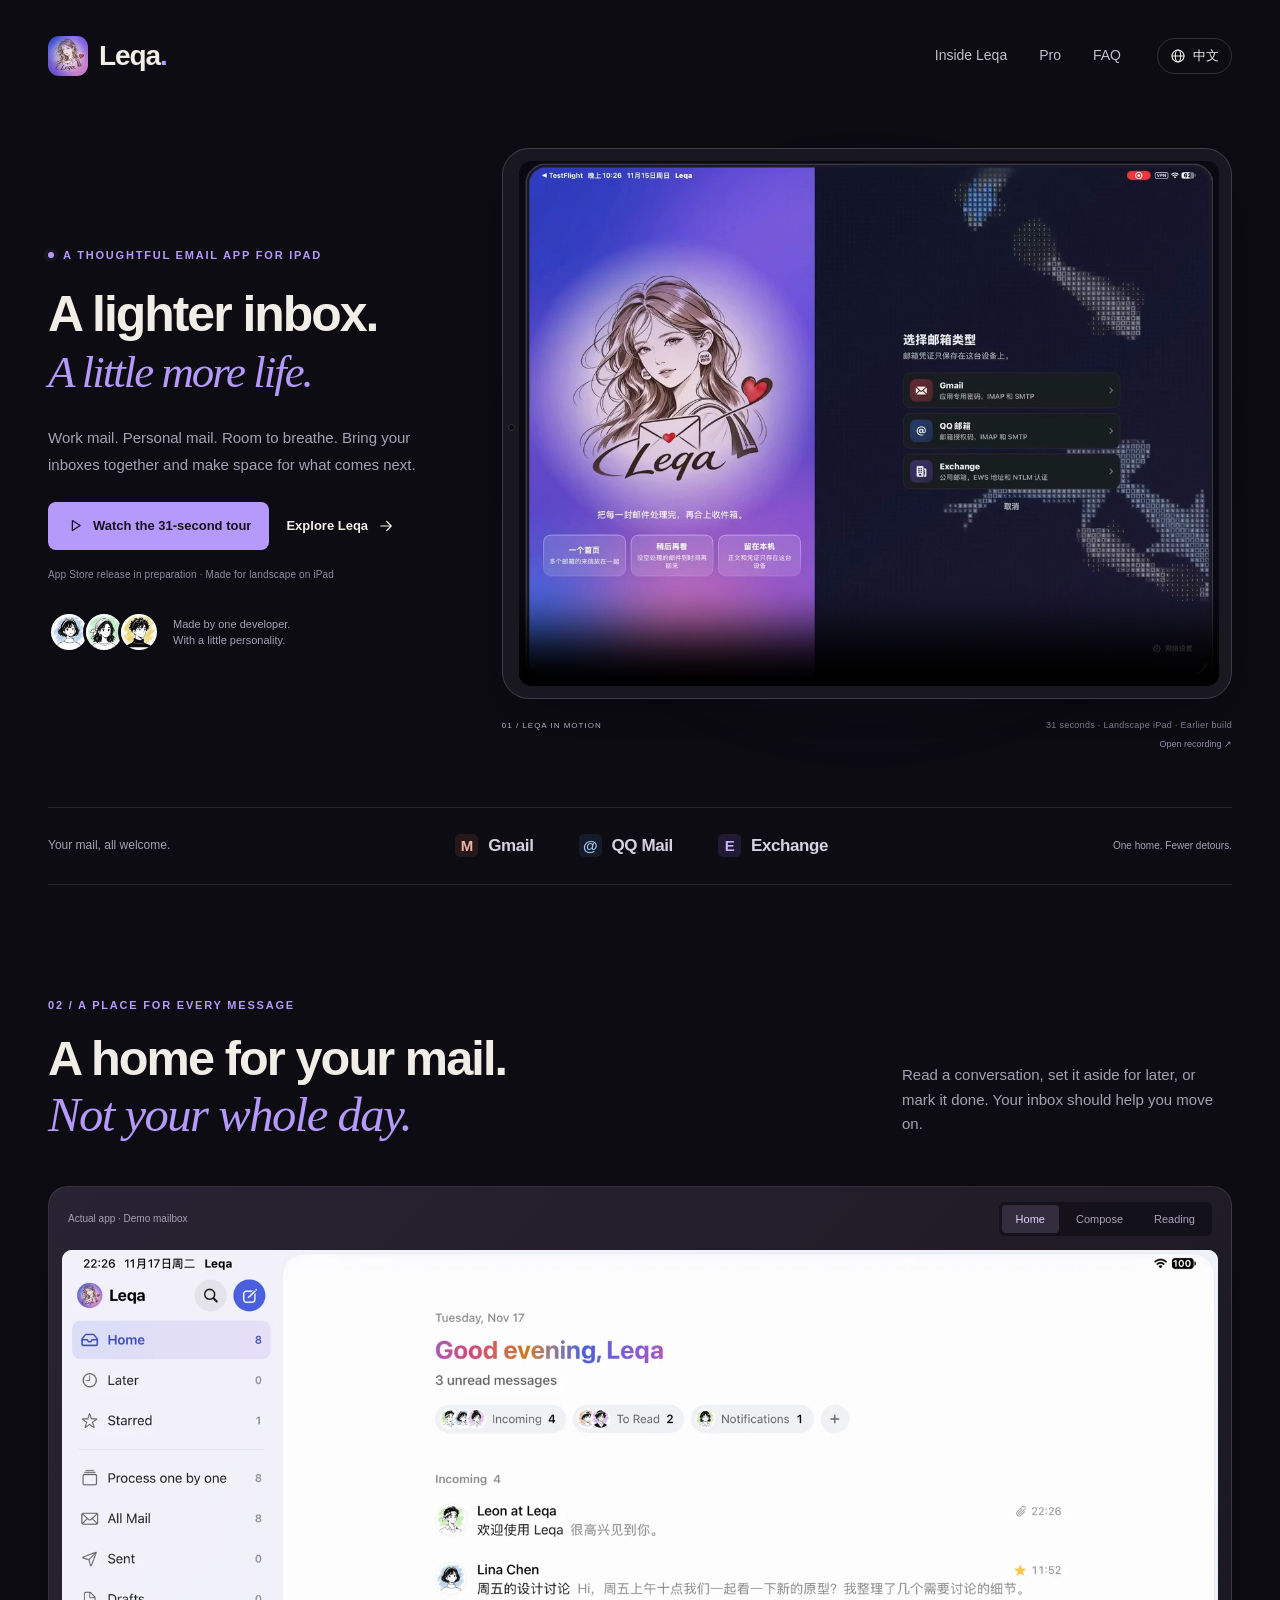
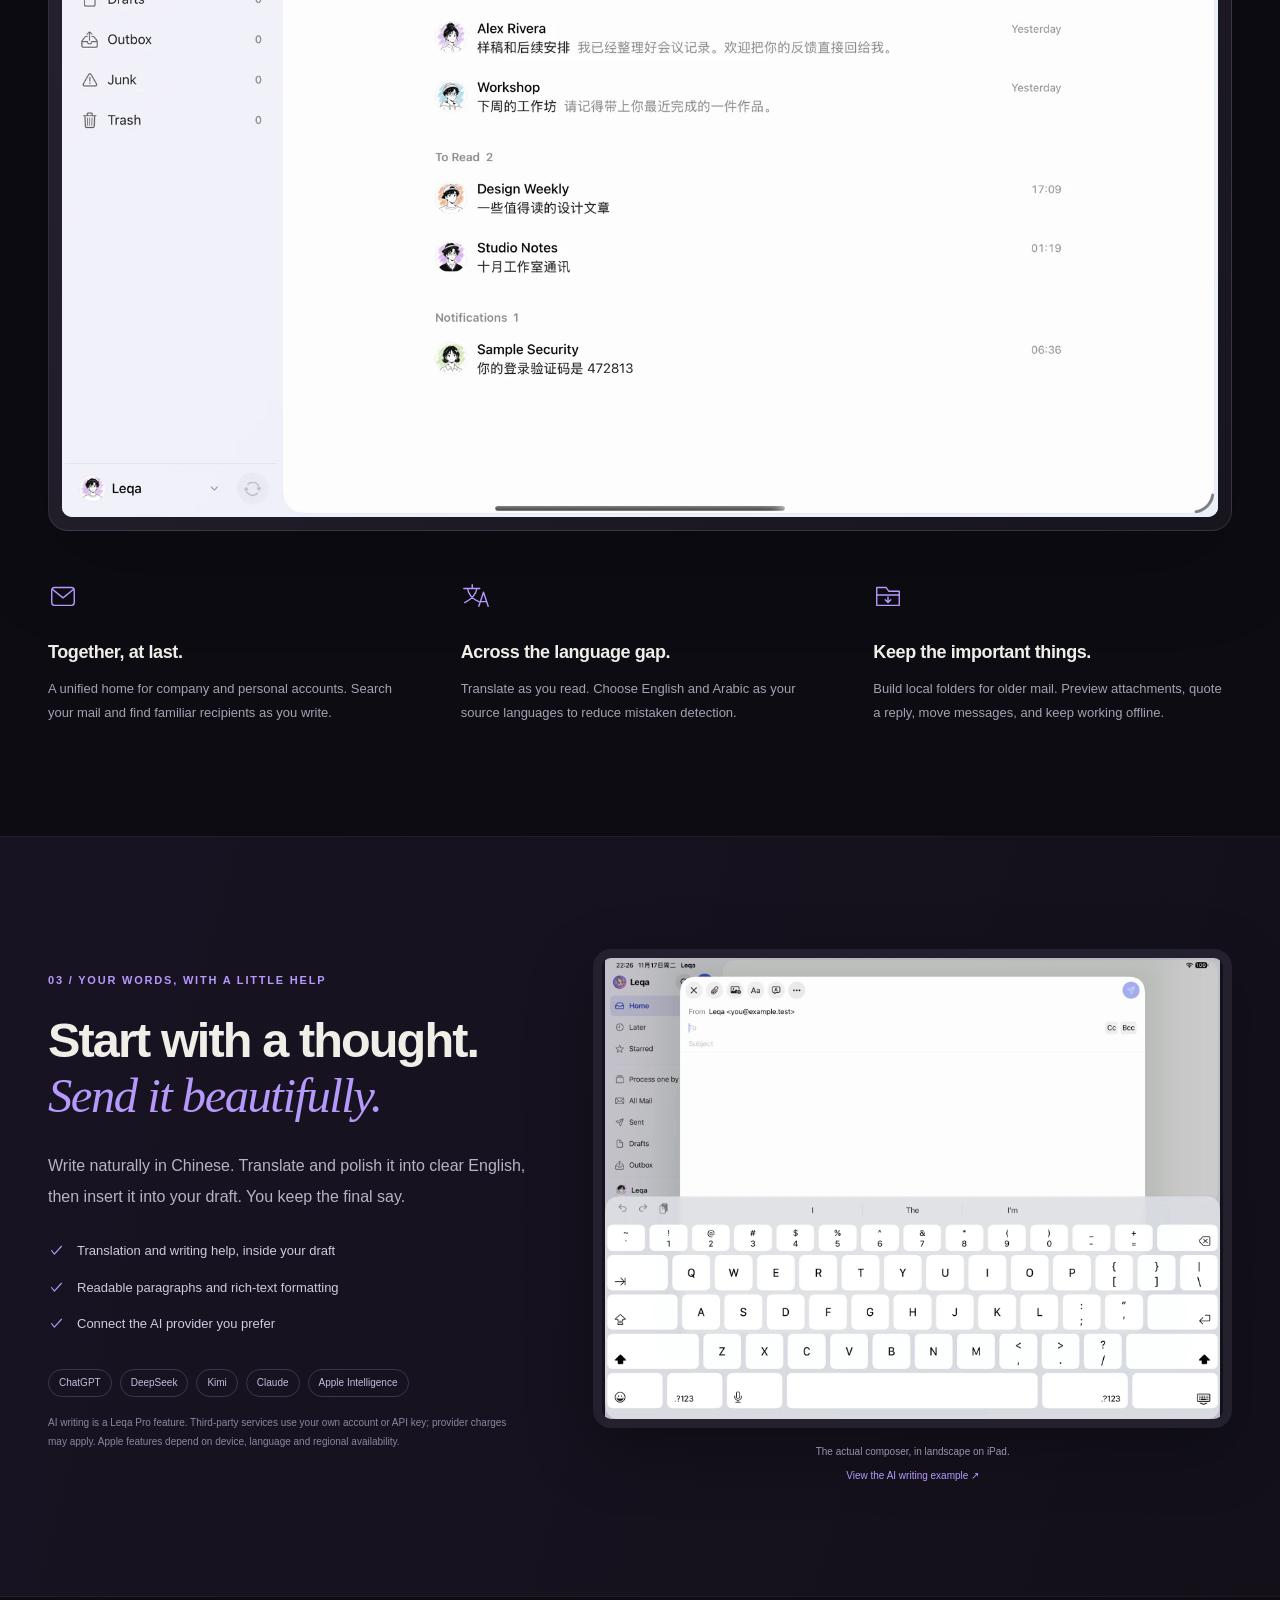
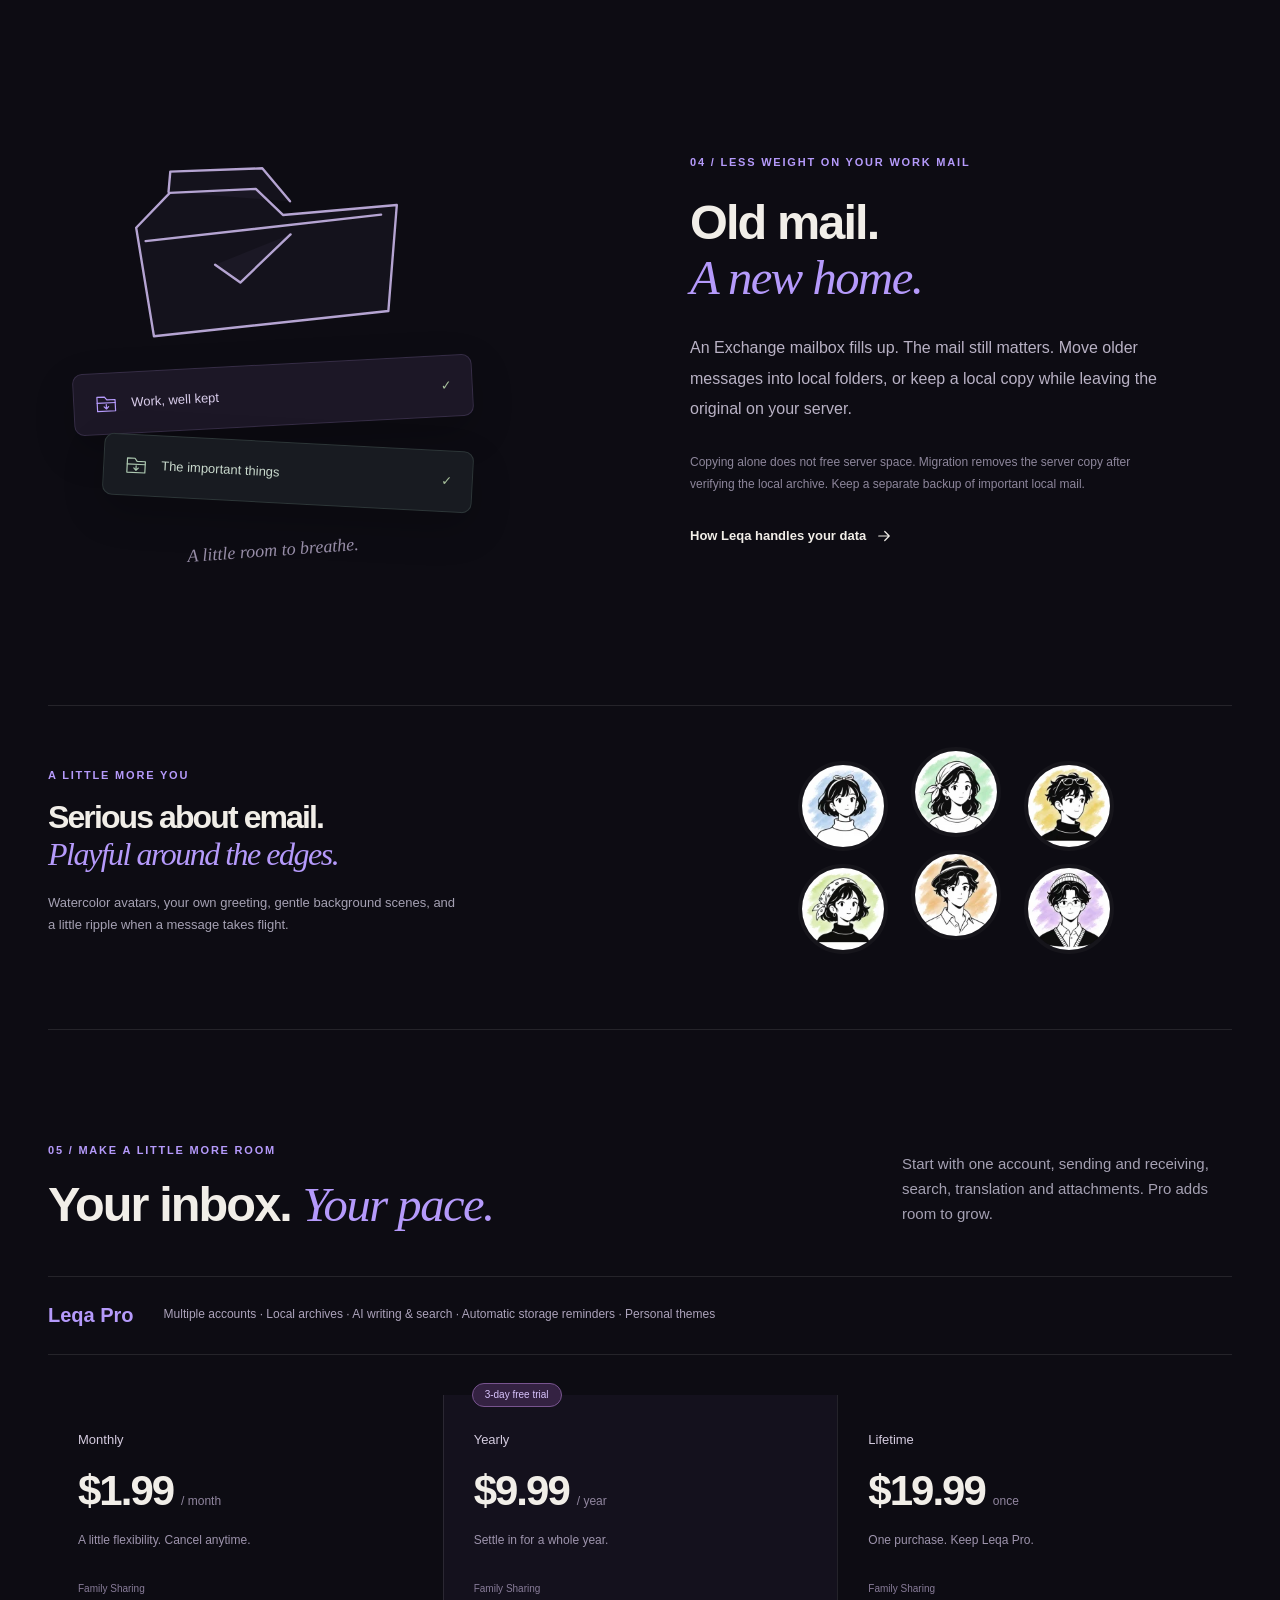
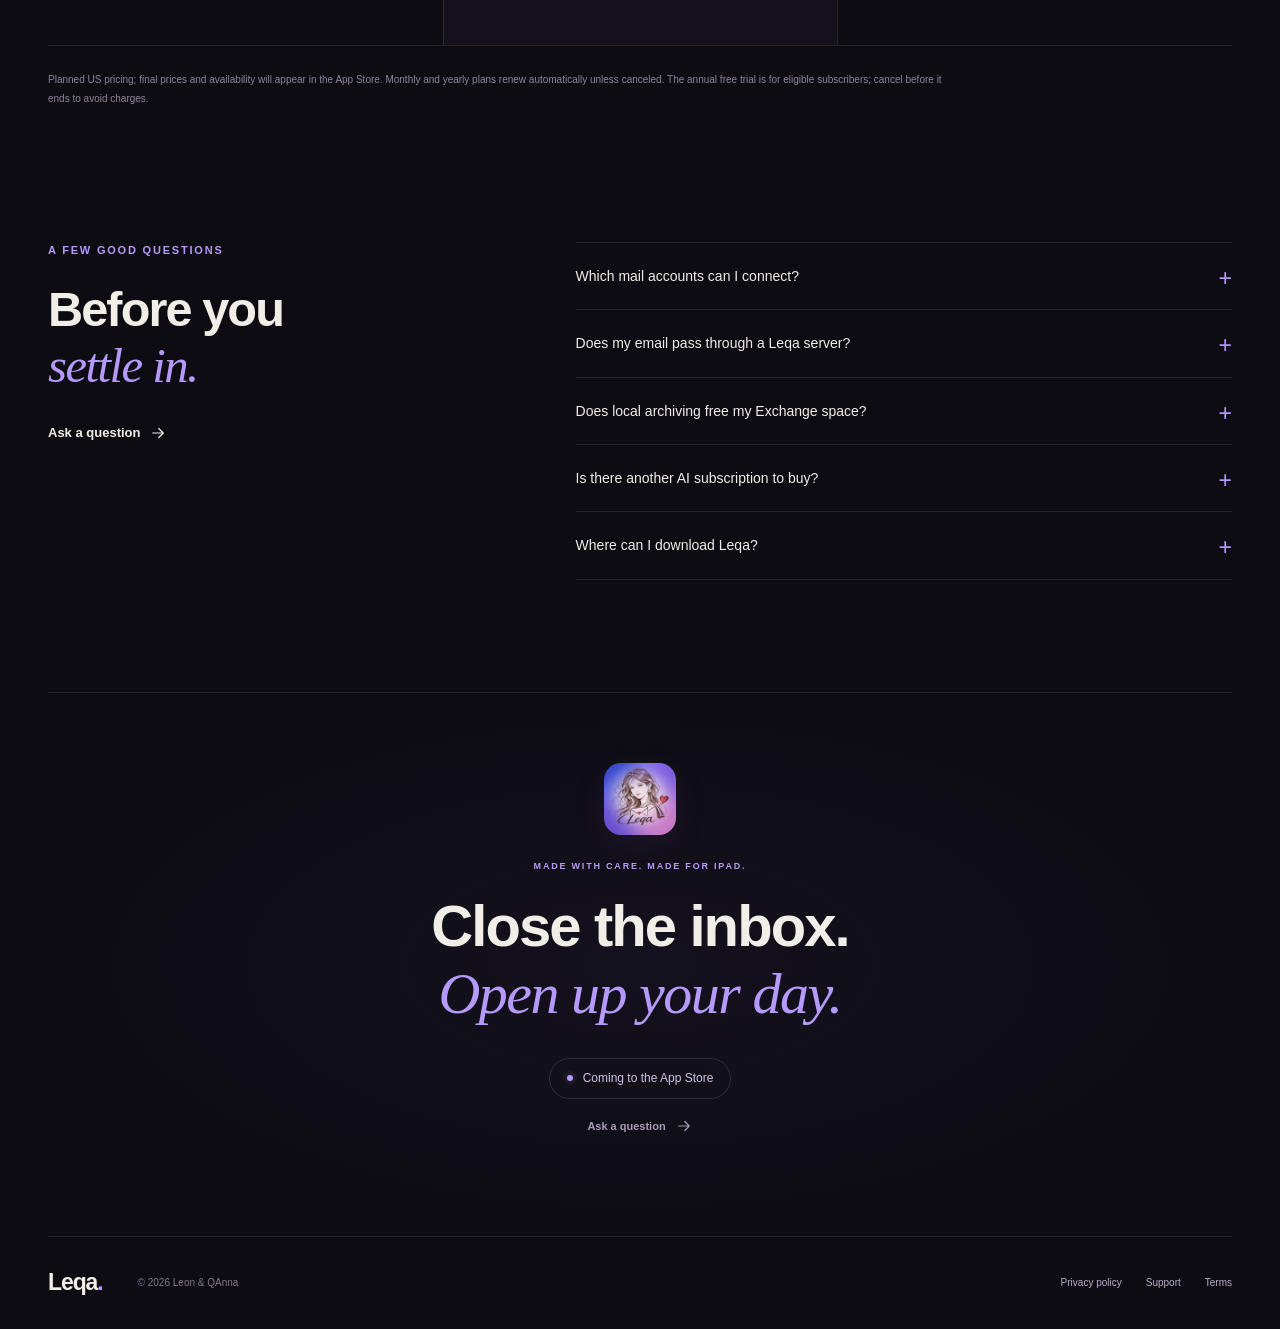
<file: index.html>
<!doctype html>
<html lang="en">
<head>
  <meta charset="utf-8">
  <meta name="viewport" content="width=device-width,initial-scale=1">
  <meta name="theme-color" content="#0d0c13">
  <meta name="description" content="Leqa is a thoughtful email app for iPad. Bring Exchange, Gmail and QQ Mail together, translate messages, write with AI, and keep a local archive.">
  <title>Leqa — A little less inbox. A little more life.</title>
  <link rel="canonical" href="https://greatgithubfish.github.io/Leqa-Support/">
  <link rel="icon" type="image/webp" href="assets/leqa-icon.webp">
  <meta property="og:type" content="website">
  <meta property="og:title" content="Leqa — A lighter inbox for iPad">
  <meta property="og:description" content="Exchange, Gmail and QQ Mail. Translation, AI writing and local archives. An inbox with a human touch.">
  <meta property="og:url" content="https://greatgithubfish.github.io/Leqa-Support/">
  <meta property="og:image" content="https://greatgithubfish.github.io/Leqa-Support/assets/social-cover.png">
  <meta name="twitter:card" content="summary_large_image">
  <link rel="stylesheet" href="styles.css?v=landscape-2">
  <script src="site.js?v=landscape-2" defer></script>
</head>
<body>
  <a class="skip-link" href="#main" data-i18n="skip">Skip to content</a>
  <svg class="icon-definitions" aria-hidden="true" xmlns="http://www.w3.org/2000/svg"><defs>
    <symbol id="arrow" viewBox="0 0 24 24"><path d="M5 12h14M13 6l6 6-6 6"/></symbol>
    <symbol id="play" viewBox="0 0 24 24"><path d="m9 5 11 7-11 7Z"/></symbol>
    <symbol id="mail" viewBox="0 0 32 32"><rect x="4" y="7" width="24" height="19" rx="3"/><path d="m5 9 11 9L27 9"/></symbol>
    <symbol id="folder" viewBox="0 0 32 32"><path d="M4 10V7h10l3 4h11v15H4Z"/><path d="M4 15h24M16 17v6m-3-3 3 3 3-3"/></symbol>
    <symbol id="translate" viewBox="0 0 32 32"><path d="M3 8h17M12 4v4M7 8c1 7 5 11 12 14M17 8c-1 6-5 11-13 15M19 27l5-15 5 15m-8-5h6"/></symbol>
    <symbol id="spark" viewBox="0 0 32 32"><path d="m16 3 4 9 9 4-9 4-4 9-4-9-9-4 9-4Z"/></symbol>
    <symbol id="check" viewBox="0 0 24 24"><path d="m5 12 4 5L19 6"/></symbol>
    <symbol id="shield" viewBox="0 0 32 32"><path d="m16 3 11 4v9c0 6-6 11-11 13C11 27 5 22 5 16V7Z"/><path d="m10 16 4 4 8-9"/></symbol>
    <symbol id="globe" viewBox="0 0 24 24"><circle cx="12" cy="12" r="9"/><ellipse cx="12" cy="12" rx="4" ry="9"/><path d="M3 12h18"/></symbol>
  </defs></svg>
  <header class="site-header wrap">
    <a class="brand" href="#" aria-label="Leqa home" data-i18n-aria="homeLabel"><img src="assets/leqa-icon.webp" width="40" height="40" alt=""><span>Leqa<span class="brand-dot">.</span></span></a>
    <nav aria-label="Main navigation" data-i18n-aria="navigation">
      <a href="#inside" data-i18n="navInside">Inside Leqa</a>
      <a href="#pro" data-i18n="navPro">Pro</a>
      <a href="#questions" data-i18n="navFAQ">FAQ</a>
    </nav>
    <button class="language-button" type="button" id="language" aria-label="切换为简体中文"><svg><use href="#globe"/></svg><span>中文</span></button>
  </header>
  <main id="main">
    <section class="hero wrap" aria-labelledby="hero-title">
      <div class="hero-copy">
        <p class="eyebrow"><span class="status-dot"></span><span data-i18n="heroEyebrow">A thoughtful email app for iPad</span></p>
        <h1 id="hero-title" data-i18n="heroTitle">A lighter inbox.<br><em>A little more life.</em></h1>
        <p class="hero-description" data-i18n="heroDescription">Work mail. Personal mail. Room to breathe. Bring your inboxes together and make space for what comes next.</p>
        <div class="hero-actions"><button class="button button-primary" type="button" id="watch-tour"><svg><use href="#play"/></svg><span data-i18n="watch">Watch the 31-second tour</span></button><a class="text-link" href="#inside"><span data-i18n="explore">Explore Leqa</span><svg><use href="#arrow"/></svg></a></div>
        <p class="release-note" data-i18n="releaseNote">App Store release in preparation · Made for landscape on iPad</p>
        <div class="hero-signoff"><div class="face-stack" aria-hidden="true"><img src="assets/face-2.webp" width="42" height="42" alt=""><img src="assets/face-5.webp" width="42" height="42" alt=""><img src="assets/face-8.webp" width="42" height="42" alt=""></div><span data-i18n="indie">Made by one developer.<br>With a little personality.</span></div>
      </div>
      <figure class="hero-film">
        <div class="film-halo" aria-hidden="true"></div>
        <div class="film-shell"><video id="tour" width="1080" height="810" controls playsinline preload="none" poster="assets/tour-landscape-poster.webp" aria-label="Leqa product tour" data-i18n-aria="videoLabel"><source src="assets/leqa-tour-landscape.mp4" type="video/mp4"><p data-i18n="videoFallback">Your browser cannot play this video.</p></video></div>
        <figcaption><span class="film-number">01 / LEQA IN MOTION</span><span data-i18n="videoCaption">31 seconds · Landscape iPad · Earlier build</span></figcaption>
        <p id="video-error" class="video-error" role="status" hidden data-i18n="videoError">The video could not play. You can open the recording directly.</p>
        <a class="video-file" href="assets/leqa-tour-landscape.mp4" data-i18n="openVideo">Open recording ↗</a>
      </figure>
    </section>
    <div class="provider-band wrap"><span data-i18n="providerIntro">Your mail, all welcome.</span><div><span class="provider"><i class="provider-mark gmail">M</i>Gmail</span><span class="provider"><i class="provider-mark qq">@</i><span data-i18n="qq">QQ Mail</span></span><span class="provider"><i class="provider-mark exchange">E</i>Exchange</span></div><span class="band-note" data-i18n="providerNote">One home. Fewer detours.</span></div>

    <section class="inside-section wrap section" id="inside" aria-labelledby="inside-title">
      <div class="section-heading"><div><p class="eyebrow" data-i18n="insideEyebrow">02 / A PLACE FOR EVERY MESSAGE</p><h2 id="inside-title" data-i18n="insideTitle">A home for your mail.<br><em>Not your whole day.</em></h2></div><p data-i18n="insideDescription">Read a conversation, set it aside for later, or mark it done. Your inbox should help you move on.</p></div>
      <div class="app-preview">
        <div class="preview-toolbar"><span class="preview-note" data-i18n="screenshots">Actual app · Demo mailbox</span><div class="preview-tabs" role="tablist" aria-label="App screenshots" data-i18n-aria="screenshots"><button id="tab-home" role="tab" aria-selected="true" aria-controls="preview-panel" tabindex="0" data-scene="home" data-i18n="tabHome">Home</button><button id="tab-compose" role="tab" aria-selected="false" aria-controls="preview-panel" tabindex="-1" data-scene="compose" data-i18n="tabCompose">Compose</button><button id="tab-settings" role="tab" aria-selected="false" aria-controls="preview-panel" tabindex="-1" data-scene="settings" data-i18n="tabSettings">Reading</button></div></div>
        <div id="preview-panel" role="tabpanel" aria-labelledby="tab-home" tabindex="0"><img id="app-screen" src="assets/app-home-en-landscape.webp" width="1800" height="1350" loading="lazy" decoding="async" alt="Leqa home showing a unified inbox with demo messages"></div>
      </div>
      <div class="feature-notes"><article><svg class="feature-icon"><use href="#mail"/></svg><h3 data-i18n="unifiedTitle">Together, at last.</h3><p data-i18n="unifiedBody">A unified home for company and personal accounts. Search your mail and find familiar recipients as you write.</p></article><article><svg class="feature-icon"><use href="#translate"/></svg><h3 data-i18n="translateTitle">Across the language gap.</h3><p data-i18n="translateBody">Translate as you read. Choose English and Arabic as your source languages to reduce mistaken detection.</p></article><article><svg class="feature-icon"><use href="#folder"/></svg><h3 data-i18n="archiveTitle">Keep the important things.</h3><p data-i18n="archiveBody">Build local folders for older mail. Preview attachments, quote a reply, move messages, and keep working offline.</p></article></div>
    </section>

    <section class="ai-section section" aria-labelledby="ai-title"><div class="wrap ai-layout">
      <div class="ai-copy"><p class="eyebrow" data-i18n="aiEyebrow">03 / YOUR WORDS, WITH A LITTLE HELP</p><h2 id="ai-title" data-i18n="aiTitle">Start with a thought.<br><em>Send it beautifully.</em></h2><p class="section-description" data-i18n="aiDescription">Write naturally in Chinese. Translate and polish it into clear English, then insert it into your draft. You keep the final say.</p><ul class="plain-list"><li><svg><use href="#check"/></svg><span data-i18n="aiBullet1">Translation and writing help, inside your draft</span></li><li><svg><use href="#check"/></svg><span data-i18n="aiBullet2">Readable paragraphs and rich-text formatting</span></li><li><svg><use href="#check"/></svg><span data-i18n="aiBullet3">Connect the AI provider you prefer</span></li></ul><div class="ai-providers"><span>ChatGPT</span><span>DeepSeek</span><span>Kimi</span><span>Claude</span><span data-i18n="appleAI">Apple Intelligence</span></div><p class="fine-print" data-i18n="aiNote">AI writing is a Leqa Pro feature. Third-party services use your own account or API key; provider charges may apply. Apple features depend on device, language and regional availability.</p></div>
      <figure class="ai-poster"><img id="ai-screen" src="assets/app-compose-en-landscape.webp" width="1800" height="1350" loading="lazy" decoding="async" alt="Leqa’s email composer shown upright on a landscape iPad" data-i18n-alt="aiAlt"><figcaption><span data-i18n="aiCaption">The actual composer, in landscape on iPad.</span> <a href="assets/ai-cover.webp" target="_blank" rel="noopener noreferrer" data-i18n="aiArtwork">View the AI writing example ↗</a></figcaption></figure>
    </div></section>

    <section class="archive-section wrap section" aria-labelledby="archive-title"><div class="archive-art" aria-hidden="true"><div class="archive-doodle"><svg viewBox="0 0 280 185"><path d="M26 67 57 40l73 3 21 24h97l-15 89-200 4Z"/><path d="m33 79 201-5M56 39l3-17 78 4 21 30M90 104l20 17 46-37"/></svg></div><div class="folder-label"><svg><use href="#folder"/></svg><span data-i18n="folderWork">Work, well kept</span><span class="folder-check">✓</span></div><div class="folder-label second"><svg><use href="#folder"/></svg><span data-i18n="folderImportant">The important things</span><span class="folder-check">✓</span></div><span class="archive-scribble" data-i18n="archiveScribble">A little room to breathe.</span></div><div><p class="eyebrow" data-i18n="archiveEyebrow">04 / LESS WEIGHT ON YOUR WORK MAIL</p><h2 id="archive-title" data-i18n="localTitle">Old mail.<br><em>A new home.</em></h2><p class="section-description" data-i18n="localDescription">An Exchange mailbox fills up. The mail still matters. Move older messages into local folders, or keep a local copy while leaving the original on your server.</p><p class="muted-text" data-i18n="localNote">Copying alone does not free server space. Migration removes the server copy after verifying the local archive. Keep a separate backup of important local mail.</p><a href="privacy.html" class="text-link"><span data-i18n="dataLink">How Leqa handles your data</span><svg><use href="#arrow"/></svg></a></div></section>

    <section class="personality-section wrap"><div class="personality-copy"><p class="eyebrow" data-i18n="personalityEyebrow">A LITTLE MORE YOU</p><h2 data-i18n="personalityTitle">Serious about email.<br><em>Playful around the edges.</em></h2><p data-i18n="personalityBody">Watercolor avatars, your own greeting, gentle background scenes, and a little ripple when a message takes flight.</p></div><div class="avatar-constellation" aria-hidden="true"><img src="assets/face-2.webp" alt="" width="120" height="120" loading="lazy"><img src="assets/face-5.webp" alt="" width="120" height="120" loading="lazy"><img src="assets/face-8.webp" alt="" width="120" height="120" loading="lazy"><img src="assets/face-12.webp" alt="" width="120" height="120" loading="lazy"><img src="assets/face-17.webp" alt="" width="120" height="120" loading="lazy"><img src="assets/face-23.webp" alt="" width="120" height="120" loading="lazy"></div></section>

    <section class="pricing-section wrap section" id="pro" aria-labelledby="pro-title"><div class="section-heading"><div><p class="eyebrow" data-i18n="proEyebrow">05 / MAKE A LITTLE MORE ROOM</p><h2 id="pro-title" data-i18n="proTitle">Your inbox. <em>Your pace.</em></h2></div><p data-i18n="freeDescription">Start with one account, sending and receiving, search, translation and attachments. Pro adds room to grow.</p></div><div class="pro-includes"><span>Leqa Pro</span><p data-i18n="proIncludes">Multiple accounts · Local archives · AI writing & search · Automatic storage reminders · Personal themes</p></div><div class="pricing-grid"><article class="price-plan"><p class="plan-label" data-i18n="monthly">Monthly</p><p class="price">$1.99<span data-i18n="perMonth">/ month</span></p><p data-i18n="monthlyNote">A little flexibility. Cancel anytime.</p><span class="plan-detail" data-i18n="family">Family Sharing</span></article><article class="price-plan recommended"><div class="plan-tag" data-i18n="trial">3-day free trial</div><p class="plan-label" data-i18n="yearly">Yearly</p><p class="price">$9.99<span data-i18n="perYear">/ year</span></p><p data-i18n="yearlyNote">Settle in for a whole year.</p><span class="plan-detail" data-i18n="family">Family Sharing</span></article><article class="price-plan"><p class="plan-label" data-i18n="lifetime">Lifetime</p><p class="price">$19.99<span data-i18n="once">once</span></p><p data-i18n="lifetimeNote">One purchase. Keep Leqa Pro.</p><span class="plan-detail" data-i18n="family">Family Sharing</span></article></div><p class="pricing-fine-print" data-i18n="pricingNote">Planned US pricing; final prices and availability will appear in the App Store. Monthly and yearly plans renew automatically unless canceled. The annual free trial is for eligible subscribers; cancel before it ends to avoid charges.</p></section>

    <section class="faq-section wrap section" id="questions" aria-labelledby="faq-title"><div><p class="eyebrow" data-i18n="faqEyebrow">A FEW GOOD QUESTIONS</p><h2 id="faq-title" data-i18n="faqTitle">Before you<br><em>settle in.</em></h2><a class="text-link" href="https://github.com/greatgithubfish/Leqa-Support/issues" target="_blank" rel="noopener noreferrer"><span data-i18n="supportLink">Ask a question</span><svg><use href="#arrow"/></svg></a></div><div class="faq-list"><details><summary data-i18n="q1">Which mail accounts can I connect?</summary><p data-i18n="a1">Leqa supports Gmail, QQ Mail, and self-hosted Exchange through EWS and NTLM. Server policies can affect access. Gmail and QQ password connections require an app-specific password or authorization code rather than your regular account password.</p></details><details><summary data-i18n="q2">Does my email pass through a Leqa server?</summary><p data-i18n="a2">Leqa connects directly to your mail provider. Optional third-party AI, sender images, remote mail images, iCloud organization sync and a configured push relay have their own data flows. The privacy policy explains each of these choices.</p></details><details><summary data-i18n="q3">Does local archiving free my Exchange space?</summary><p data-i18n="a3">A local copy keeps the server original and does not reduce your quota. Migration verifies the saved local mail before removing the server copy. Your archive lives on that device, so keep separate backups of anything important.</p></details><details><summary data-i18n="q4">Is there another AI subscription to buy?</summary><p data-i18n="a4">AI writing is included with Leqa Pro, but a third-party AI provider may charge separately. Connect your own supported account or API key. On-device Apple features require compatible hardware and supported languages and regions.</p></details><details><summary data-i18n="q5">Where can I download Leqa?</summary><p data-i18n="a5">We’re preparing the App Store release. This page will link to the listing when it is available. Leqa is currently built for iPad in landscape, with English and Simplified Chinese interfaces.</p></details></div></section>

    <section class="closing-section wrap" id="availability"><img src="assets/leqa-icon.webp" alt="" width="72" height="72" loading="lazy"><p class="eyebrow" data-i18n="closingEyebrow">MADE WITH CARE. MADE FOR IPAD.</p><h2 data-i18n="closingTitle">Close the inbox.<br><em>Open up your day.</em></h2><span class="availability"><span class="status-dot"></span><span data-i18n="availability">Coming to the App Store</span></span><a class="text-link" href="https://github.com/greatgithubfish/Leqa-Support/issues" target="_blank" rel="noopener noreferrer"><span data-i18n="supportLink">Ask a question</span><svg><use href="#arrow"/></svg></a></section>
  </main>
  <footer class="site-footer wrap"><a class="brand" href="#"><span>Leqa<span class="brand-dot">.</span></span></a><p>© 2026 Leon & QAnna</p><div><a href="privacy.html" data-i18n="privacy">Privacy policy</a><a href="https://github.com/greatgithubfish/Leqa-Support/issues" target="_blank" rel="noopener noreferrer" data-i18n="support">Support</a><a href="https://www.apple.com/legal/internet-services/itunes/dev/stdeula/" target="_blank" rel="noopener noreferrer" data-i18n="terms">Terms</a></div></footer>
</body>
</html>
</file>
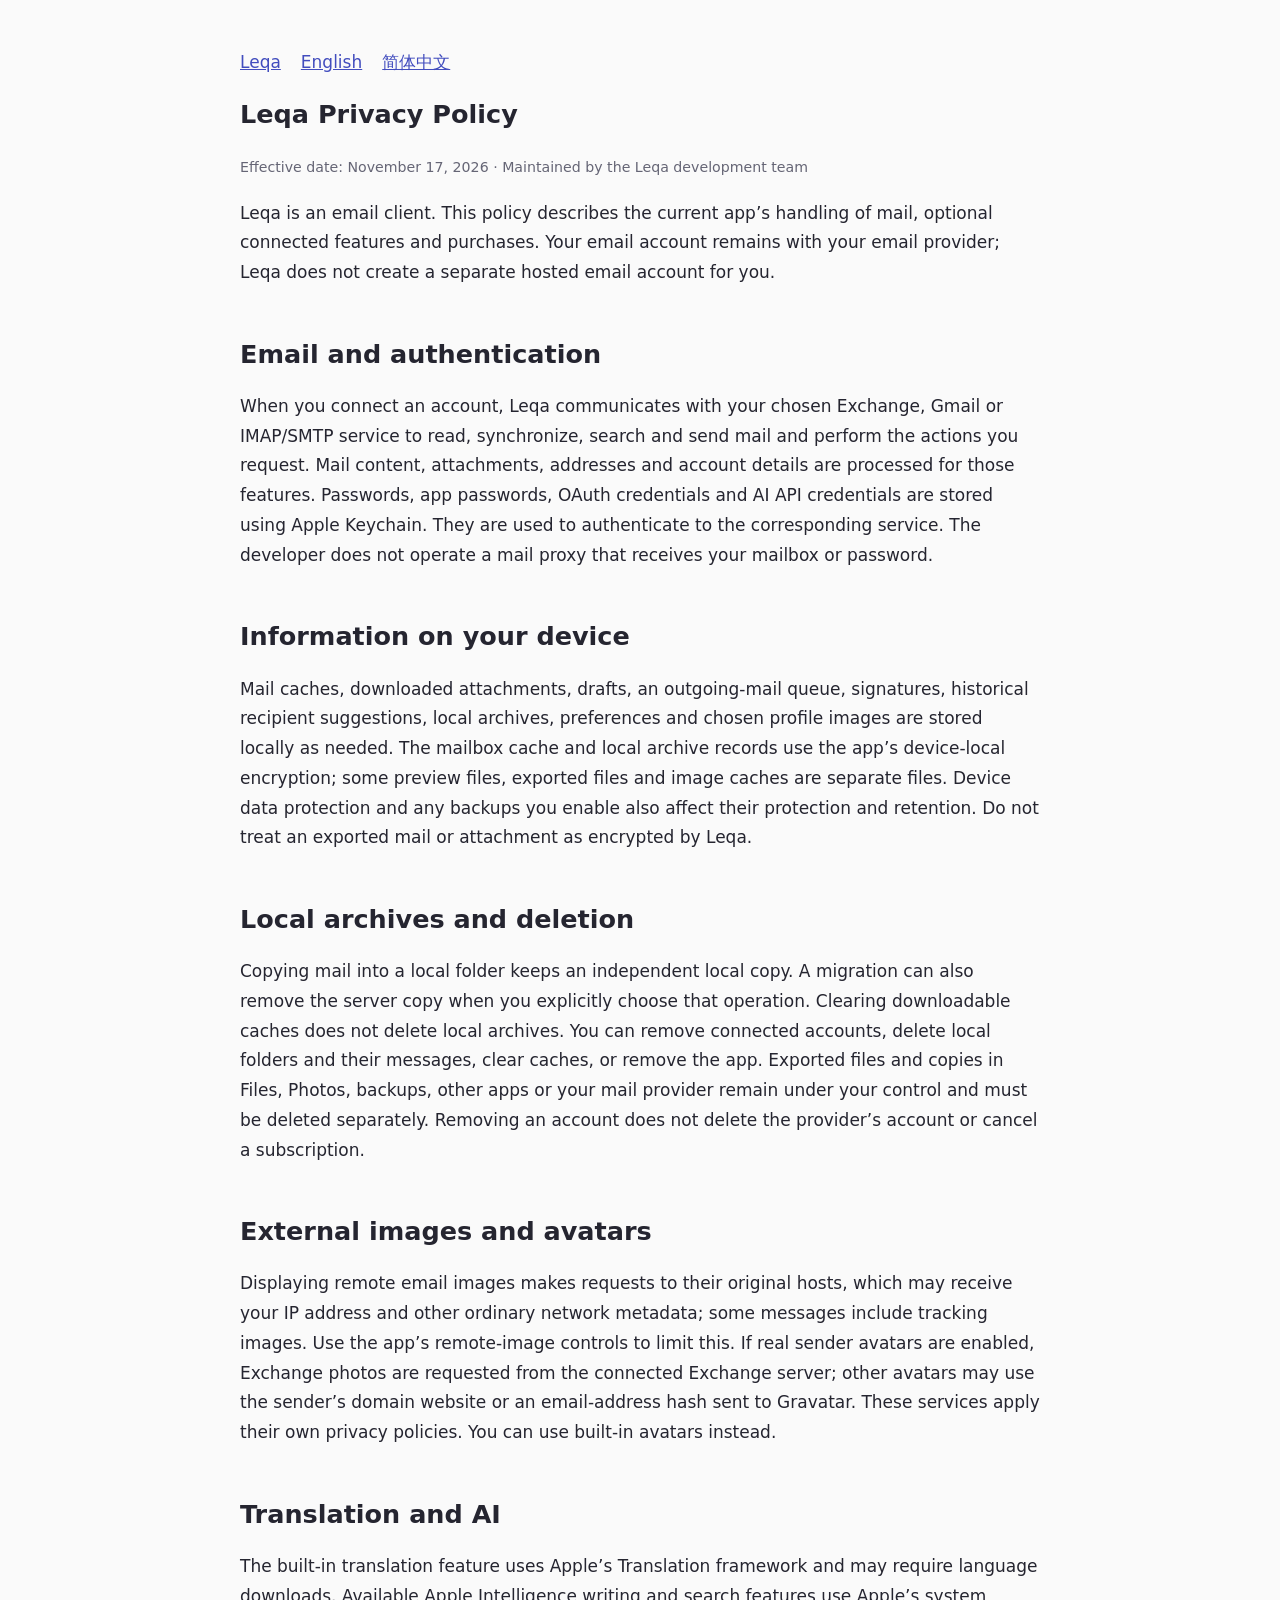
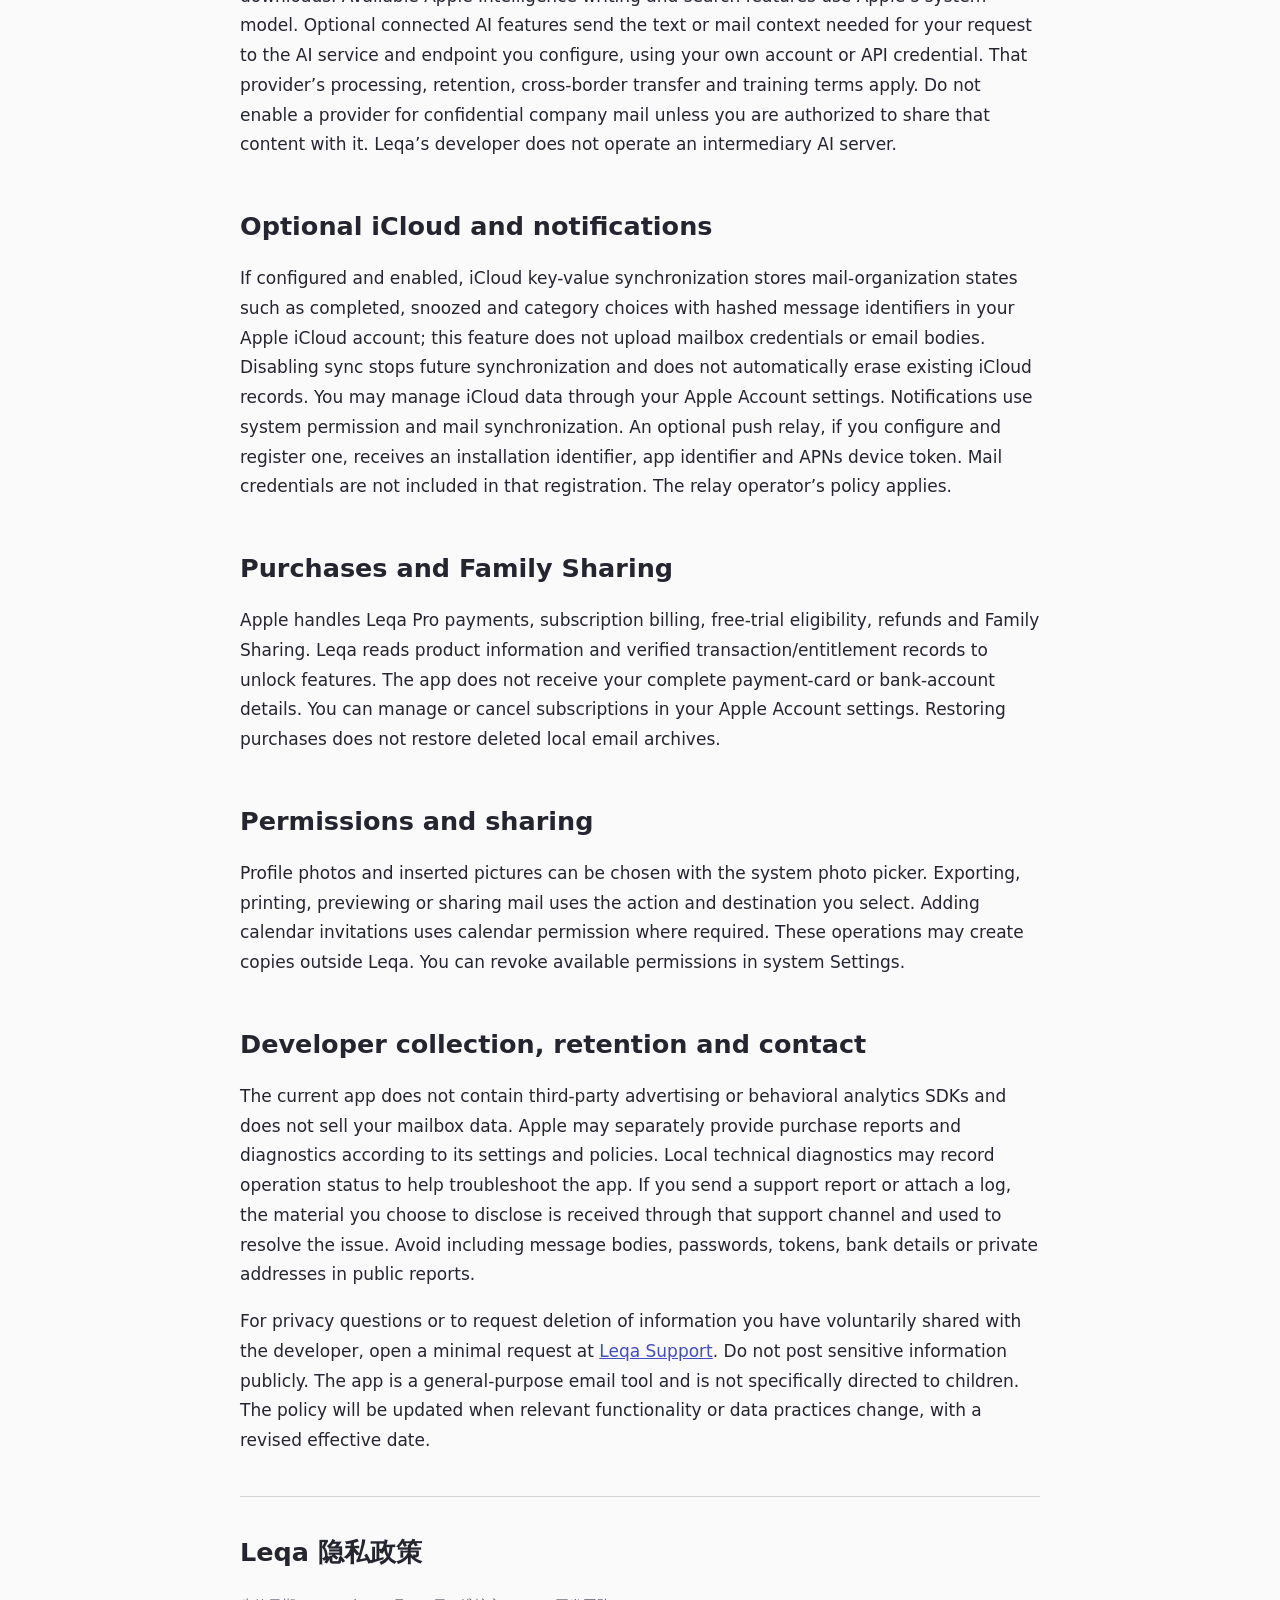
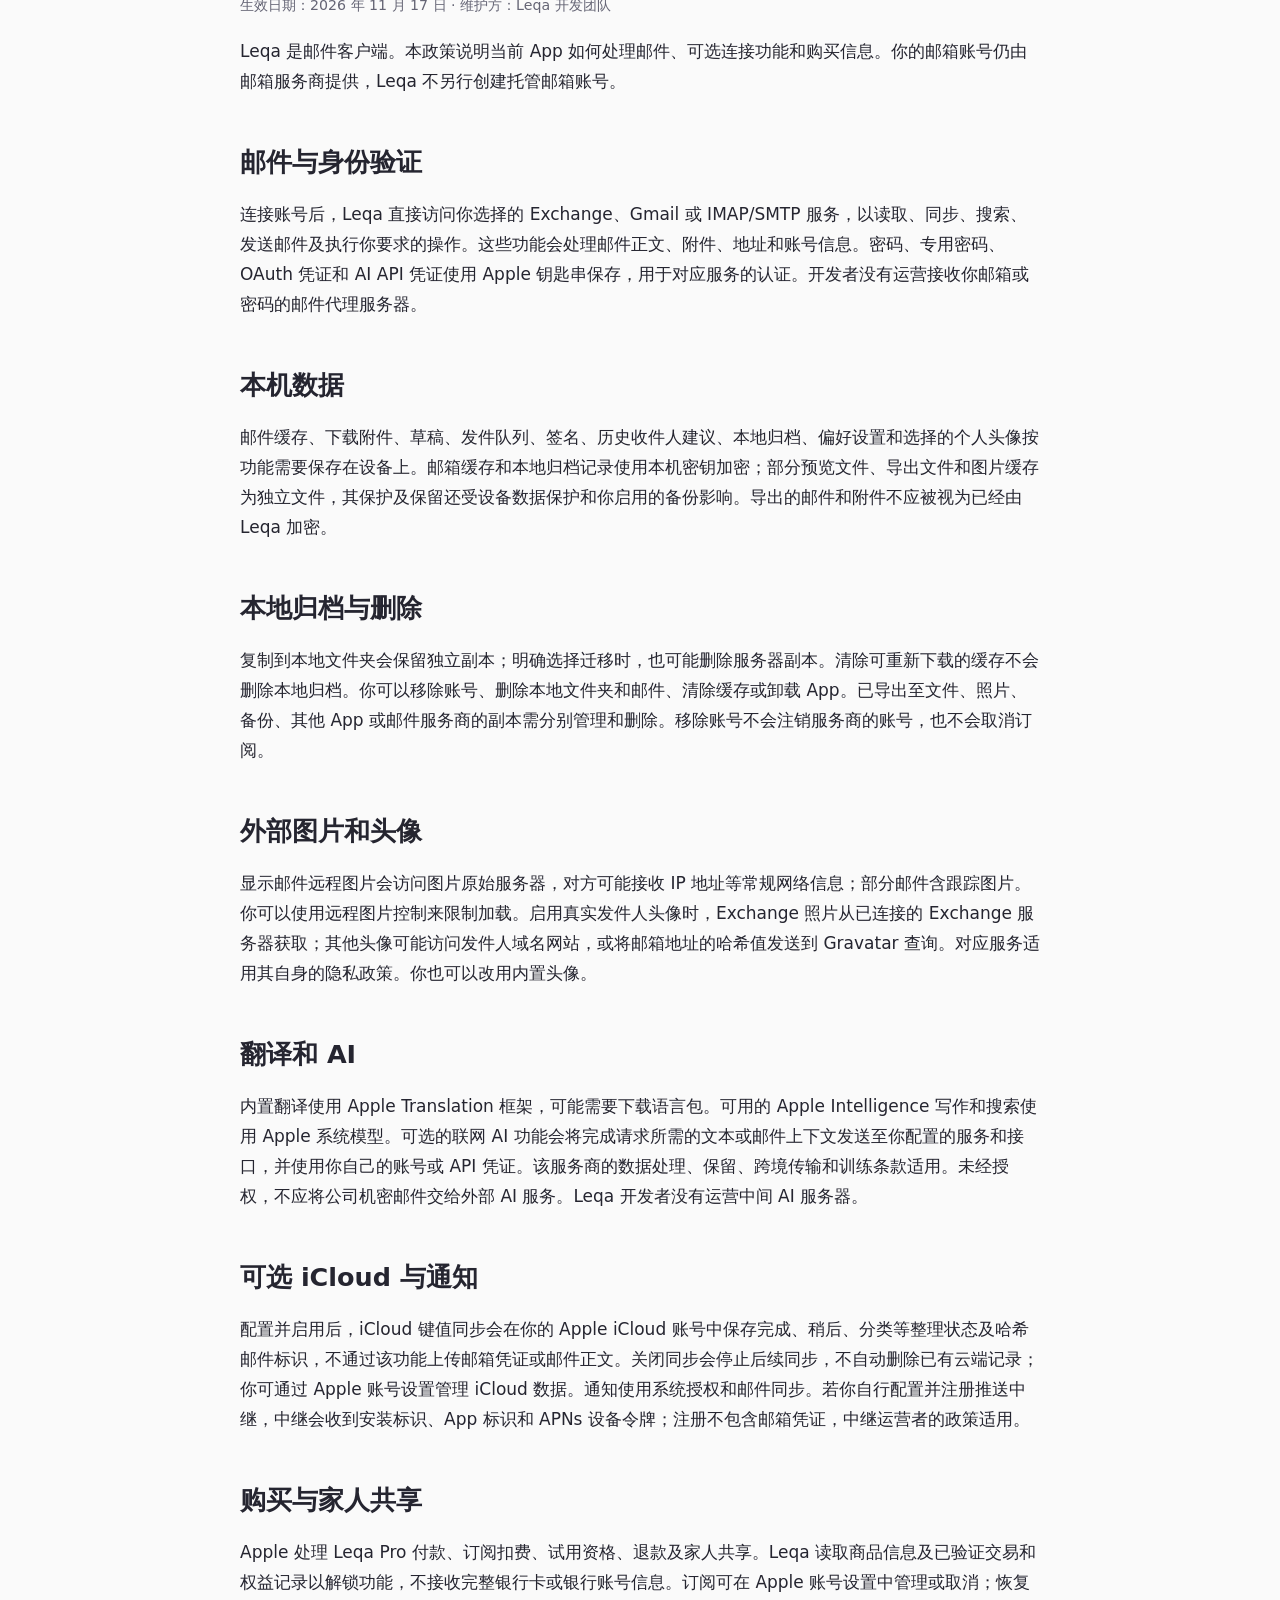
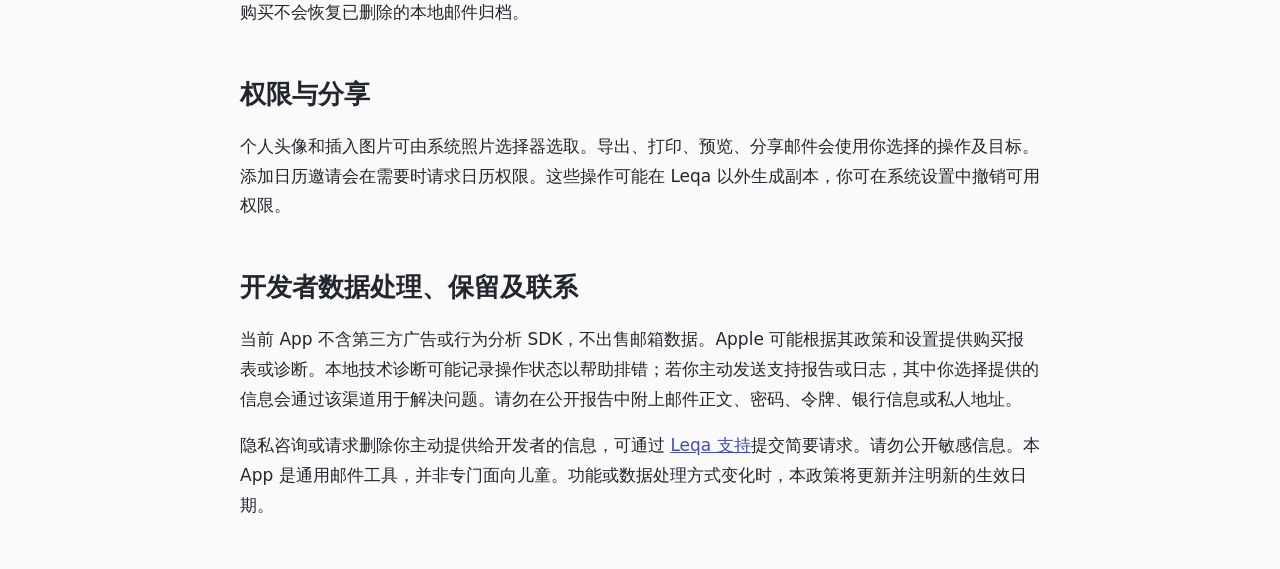
<file: privacy.html>
<!doctype html>
<html lang="en"><head><meta charset="utf-8"><meta name="viewport" content="width=device-width,initial-scale=1"><meta name="color-scheme" content="light dark"><title>Privacy Policy · Leqa</title><style>body{font:17px/1.75 system-ui,sans-serif;max-width:800px;margin:48px auto;padding:0 24px;color:light-dark(#252530,#e8e8ef);background:light-dark(#fafafa,#17171b)}a{color:light-dark(#424dbe,#aeb6ff)}h1,h2{line-height:1.25}h2{margin-top:2em}small{color:light-dark(#656575,#aaaab8)}nav{display:flex;gap:20px}section{scroll-margin-top:24px}hr{border:0;border-top:1px solid #8885;margin:40px 0}</style></head>
<body><nav><a href="./">Leqa</a><a href="#english">English</a><a href="#chinese">简体中文</a></nav>
<section id="english" lang="en"><h1>Leqa Privacy Policy</h1><small>Effective date: November 17, 2026 · Maintained by the Leqa development team</small>
<p>Leqa is an email client. This policy describes the current app’s handling of mail, optional connected features and purchases. Your email account remains with your email provider; Leqa does not create a separate hosted email account for you.</p>
<h2>Email and authentication</h2><p>When you connect an account, Leqa communicates with your chosen Exchange, Gmail or IMAP/SMTP service to read, synchronize, search and send mail and perform the actions you request. Mail content, attachments, addresses and account details are processed for those features. Passwords, app passwords, OAuth credentials and AI API credentials are stored using Apple Keychain. They are used to authenticate to the corresponding service. The developer does not operate a mail proxy that receives your mailbox or password.</p>
<h2>Information on your device</h2><p>Mail caches, downloaded attachments, drafts, an outgoing-mail queue, signatures, historical recipient suggestions, local archives, preferences and chosen profile images are stored locally as needed. The mailbox cache and local archive records use the app’s device-local encryption; some preview files, exported files and image caches are separate files. Device data protection and any backups you enable also affect their protection and retention. Do not treat an exported mail or attachment as encrypted by Leqa.</p>
<h2>Local archives and deletion</h2><p>Copying mail into a local folder keeps an independent local copy. A migration can also remove the server copy when you explicitly choose that operation. Clearing downloadable caches does not delete local archives. You can remove connected accounts, delete local folders and their messages, clear caches, or remove the app. Exported files and copies in Files, Photos, backups, other apps or your mail provider remain under your control and must be deleted separately. Removing an account does not delete the provider’s account or cancel a subscription.</p>
<h2>External images and avatars</h2><p>Displaying remote email images makes requests to their original hosts, which may receive your IP address and other ordinary network metadata; some messages include tracking images. Use the app’s remote-image controls to limit this. If real sender avatars are enabled, Exchange photos are requested from the connected Exchange server; other avatars may use the sender’s domain website or an email-address hash sent to Gravatar. These services apply their own privacy policies. You can use built-in avatars instead.</p>
<h2>Translation and AI</h2><p>The built-in translation feature uses Apple’s Translation framework and may require language downloads. Available Apple Intelligence writing and search features use Apple’s system model. Optional connected AI features send the text or mail context needed for your request to the AI service and endpoint you configure, using your own account or API credential. That provider’s processing, retention, cross-border transfer and training terms apply. Do not enable a provider for confidential company mail unless you are authorized to share that content with it. Leqa’s developer does not operate an intermediary AI server.</p>
<h2>Optional iCloud and notifications</h2><p>If configured and enabled, iCloud key-value synchronization stores mail-organization states such as completed, snoozed and category choices with hashed message identifiers in your Apple iCloud account; this feature does not upload mailbox credentials or email bodies. Disabling sync stops future synchronization and does not automatically erase existing iCloud records. You may manage iCloud data through your Apple Account settings. Notifications use system permission and mail synchronization. An optional push relay, if you configure and register one, receives an installation identifier, app identifier and APNs device token. Mail credentials are not included in that registration. The relay operator’s policy applies.</p>
<h2>Purchases and Family Sharing</h2><p>Apple handles Leqa Pro payments, subscription billing, free-trial eligibility, refunds and Family Sharing. Leqa reads product information and verified transaction/entitlement records to unlock features. The app does not receive your complete payment-card or bank-account details. You can manage or cancel subscriptions in your Apple Account settings. Restoring purchases does not restore deleted local email archives.</p>
<h2>Permissions and sharing</h2><p>Profile photos and inserted pictures can be chosen with the system photo picker. Exporting, printing, previewing or sharing mail uses the action and destination you select. Adding calendar invitations uses calendar permission where required. These operations may create copies outside Leqa. You can revoke available permissions in system Settings.</p>
<h2>Developer collection, retention and contact</h2><p>The current app does not contain third-party advertising or behavioral analytics SDKs and does not sell your mailbox data. Apple may separately provide purchase reports and diagnostics according to its settings and policies. Local technical diagnostics may record operation status to help troubleshoot the app. If you send a support report or attach a log, the material you choose to disclose is received through that support channel and used to resolve the issue. Avoid including message bodies, passwords, tokens, bank details or private addresses in public reports.</p><p>For privacy questions or to request deletion of information you have voluntarily shared with the developer, open a minimal request at <a href="https://github.com/greatgithubfish/Leqa-Support/issues/new">Leqa Support</a>. Do not post sensitive information publicly. The app is a general-purpose email tool and is not specifically directed to children. The policy will be updated when relevant functionality or data practices change, with a revised effective date.</p></section>
<hr><section id="chinese" lang="zh-Hans"><h1>Leqa 隐私政策</h1><small>生效日期：2026 年 11 月 17 日 · 维护方：Leqa 开发团队</small>
<p>Leqa 是邮件客户端。本政策说明当前 App 如何处理邮件、可选连接功能和购买信息。你的邮箱账号仍由邮箱服务商提供，Leqa 不另行创建托管邮箱账号。</p>
<h2>邮件与身份验证</h2><p>连接账号后，Leqa 直接访问你选择的 Exchange、Gmail 或 IMAP/SMTP 服务，以读取、同步、搜索、发送邮件及执行你要求的操作。这些功能会处理邮件正文、附件、地址和账号信息。密码、专用密码、OAuth 凭证和 AI API 凭证使用 Apple 钥匙串保存，用于对应服务的认证。开发者没有运营接收你邮箱或密码的邮件代理服务器。</p>
<h2>本机数据</h2><p>邮件缓存、下载附件、草稿、发件队列、签名、历史收件人建议、本地归档、偏好设置和选择的个人头像按功能需要保存在设备上。邮箱缓存和本地归档记录使用本机密钥加密；部分预览文件、导出文件和图片缓存为独立文件，其保护及保留还受设备数据保护和你启用的备份影响。导出的邮件和附件不应被视为已经由 Leqa 加密。</p>
<h2>本地归档与删除</h2><p>复制到本地文件夹会保留独立副本；明确选择迁移时，也可能删除服务器副本。清除可重新下载的缓存不会删除本地归档。你可以移除账号、删除本地文件夹和邮件、清除缓存或卸载 App。已导出至文件、照片、备份、其他 App 或邮件服务商的副本需分别管理和删除。移除账号不会注销服务商的账号，也不会取消订阅。</p>
<h2>外部图片和头像</h2><p>显示邮件远程图片会访问图片原始服务器，对方可能接收 IP 地址等常规网络信息；部分邮件含跟踪图片。你可以使用远程图片控制来限制加载。启用真实发件人头像时，Exchange 照片从已连接的 Exchange 服务器获取；其他头像可能访问发件人域名网站，或将邮箱地址的哈希值发送到 Gravatar 查询。对应服务适用其自身的隐私政策。你也可以改用内置头像。</p>
<h2>翻译和 AI</h2><p>内置翻译使用 Apple Translation 框架，可能需要下载语言包。可用的 Apple Intelligence 写作和搜索使用 Apple 系统模型。可选的联网 AI 功能会将完成请求所需的文本或邮件上下文发送至你配置的服务和接口，并使用你自己的账号或 API 凭证。该服务商的数据处理、保留、跨境传输和训练条款适用。未经授权，不应将公司机密邮件交给外部 AI 服务。Leqa 开发者没有运营中间 AI 服务器。</p>
<h2>可选 iCloud 与通知</h2><p>配置并启用后，iCloud 键值同步会在你的 Apple iCloud 账号中保存完成、稍后、分类等整理状态及哈希邮件标识，不通过该功能上传邮箱凭证或邮件正文。关闭同步会停止后续同步，不自动删除已有云端记录；你可通过 Apple 账号设置管理 iCloud 数据。通知使用系统授权和邮件同步。若你自行配置并注册推送中继，中继会收到安装标识、App 标识和 APNs 设备令牌；注册不包含邮箱凭证，中继运营者的政策适用。</p>
<h2>购买与家人共享</h2><p>Apple 处理 Leqa Pro 付款、订阅扣费、试用资格、退款及家人共享。Leqa 读取商品信息及已验证交易和权益记录以解锁功能，不接收完整银行卡或银行账号信息。订阅可在 Apple 账号设置中管理或取消；恢复购买不会恢复已删除的本地邮件归档。</p>
<h2>权限与分享</h2><p>个人头像和插入图片可由系统照片选择器选取。导出、打印、预览、分享邮件会使用你选择的操作及目标。添加日历邀请会在需要时请求日历权限。这些操作可能在 Leqa 以外生成副本，你可在系统设置中撤销可用权限。</p>
<h2>开发者数据处理、保留及联系</h2><p>当前 App 不含第三方广告或行为分析 SDK，不出售邮箱数据。Apple 可能根据其政策和设置提供购买报表或诊断。本地技术诊断可能记录操作状态以帮助排错；若你主动发送支持报告或日志，其中你选择提供的信息会通过该渠道用于解决问题。请勿在公开报告中附上邮件正文、密码、令牌、银行信息或私人地址。</p><p>隐私咨询或请求删除你主动提供给开发者的信息，可通过 <a href="https://github.com/greatgithubfish/Leqa-Support/issues/new">Leqa 支持</a>提交简要请求。请勿公开敏感信息。本 App 是通用邮件工具，并非专门面向儿童。功能或数据处理方式变化时，本政策将更新并注明新的生效日期。</p></section>
</body></html>
</file>
<file: styles.css>
@charset "UTF-8";
:root{color-scheme:dark;--bg:#0d0c13;--ink:#f1eee8;--muted:#a5a1b3;--line:#ffffff19;--accent:#b59afb;--accent-strong:#9370ec;--panel:#17151f;--soft:#d4c5ee;--width:1200px}
*{box-sizing:border-box}html{scroll-behavior:smooth;scroll-padding-top:28px}body{margin:0;background:var(--bg);color:var(--ink);font-family:-apple-system,BlinkMacSystemFont,"Segoe UI","PingFang SC","Microsoft YaHei",sans-serif;font-size:16px;line-height:1.65;-webkit-font-smoothing:antialiased}button,a{-webkit-tap-highlight-color:transparent}button{font:inherit;color:inherit;cursor:pointer}a{color:inherit;text-decoration:none}img,video{display:block;max-width:100%}button,video,a,summary,[tabindex]{outline-offset:6px}button:focus-visible,video:focus-visible,a:focus-visible,summary:focus-visible,[tabindex]:focus-visible{outline:2px solid var(--accent)}::selection{background:#ad8bef;color:#111}svg{width:24px;height:24px;fill:none;stroke:currentColor;stroke-width:1.6;stroke-linecap:round;stroke-linejoin:round;flex:none}.icon-definitions{display:none}.wrap{width:min(var(--width),calc(100% - 96px));margin-inline:auto}.skip-link{position:fixed;top:-90px;left:20px;z-index:10;padding:12px 20px;background:var(--accent);color:#15111f;border-radius:8px}.skip-link:focus{top:12px}.site-header{display:flex;align-items:center;gap:36px;min-height:112px}.brand{display:flex;align-items:center;gap:11px;font-size:28px;font-weight:750;letter-spacing:-1.1px;line-height:1}.brand img{border-radius:11px}.brand-dot{color:var(--accent)}.site-header nav{display:flex;gap:32px;margin-left:auto;font-size:14px;color:#c1bdcb}.site-header a:hover,.site-footer a:hover{color:var(--accent)}.language-button{display:flex;align-items:center;gap:7px;background:transparent;border:1px solid #ffffff26;border-radius:24px;padding:6px 12px;font-size:13px}.language-button svg{width:16px;height:16px}.language-button:hover{border-color:var(--accent)}.hero{display:grid;grid-template-columns:1.1fr .9fr;gap:70px;align-items:center;min-height:738px;padding-block:38px 58px}.eyebrow{display:flex;gap:9px;align-items:center;color:var(--accent);font-size:11px;font-weight:600;letter-spacing:1.8px;text-transform:uppercase;margin:0 0 24px;line-height:1.5}.status-dot{display:inline-block;width:6px;height:6px;border-radius:50%;background:var(--accent);box-shadow:0 0 0 4px #ad8bef12;flex:none}.hero h1{font-size:clamp(54px,5.6vw,80px);font-weight:740;letter-spacing:-4px;line-height:1.06;margin:0;position:relative;z-index:1}h1 em,h2 em{font-family:Georgia,"Songti SC",STSong,serif;font-weight:400;color:var(--accent);letter-spacing:-2px}h1 em{display:inline-block;font-size:.94em;line-height:1.1;white-space:nowrap}.hero-description{max-width:430px;color:var(--muted);font-size:17px;line-height:1.8;margin:28px 0}.hero-actions{display:flex;align-items:center;gap:23px;flex-wrap:wrap}.button{display:inline-flex;justify-content:center;align-items:center;gap:10px;min-height:48px;padding:13px 18px;border-radius:8px;border:0;font-weight:650;font-size:13px;transition:background .18s,transform .18s}.button-primary{background:var(--accent);color:#171124}.button-primary:hover{background:#c7b2ff}.button-primary:active{transform:translateY(1px)}.button svg{width:17px;height:17px;stroke-width:1.8}.text-link{display:inline-flex;align-items:center;gap:9px;font-size:13px;font-weight:550;color:var(--ink)}.text-link svg{width:18px;height:18px;transition:transform .18s}.text-link:hover{color:var(--accent)}.text-link:hover svg{transform:translateX(3px)}.release-note{font-size:10px;letter-spacing:.15px;color:#908a9f;margin-top:17px}.hero-signoff{display:flex;gap:13px;align-items:center;margin-top:42px;font-size:11px;line-height:1.5;color:var(--muted)}.face-stack{display:flex;padding-left:7px}.face-stack img{border-radius:50%;border:3px solid var(--bg);margin-left:-7px}.hero-film{position:relative;margin:0 auto;max-width:410px;width:100%}.film-halo{position:absolute;inset:-25% -25%;background:radial-gradient(ellipse at 65% 40%,#8162d323,transparent 60%),radial-gradient(ellipse at 20% 75%,#d495b218,transparent 50%);filter:blur(25px);pointer-events:none}.film-shell{position:relative;border:1px solid #b29ee732;border-radius:16px;padding:5px;background:#191620;box-shadow:0 24px 65px #0004;transform:rotate(1.5deg)}video{width:100%;height:auto;aspect-ratio:3/4;border-radius:11px;background:#0b0911;object-fit:contain}.hero-film figcaption{display:flex;gap:10px;justify-content:space-between;margin-top:19px;font-size:9px;color:#8d879c;letter-spacing:.3px}.film-number{color:#c7bdd8;font-size:8px;letter-spacing:1px}.video-file{display:block;text-align:right;margin-top:4px;font-size:9px;color:#9f91bb}.video-error{font-size:12px;color:#eccdab}.provider-band{display:flex;align-items:center;justify-content:space-between;gap:28px;border-top:1px solid var(--line);border-bottom:1px solid var(--line);padding-block:24px;color:var(--muted);font-size:12px}.provider-band>div{display:flex;gap:45px;align-items:center}.provider{display:flex;gap:10px;align-items:center;color:#d6d1e0;font-size:17px;font-weight:600;letter-spacing:-.4px}.provider-mark{display:inline-flex;width:23px;height:23px;border-radius:5px;align-items:center;justify-content:center;font-size:15px;font-style:normal;line-height:1}.gmail{color:#eab6a8;background:#ca614622}.qq{color:#a3c4ed;background:#4276bd24}.exchange{color:#c4aff1;background:#8b63e12b}.band-note{font-size:10px}.section{padding-block:112px}.section-heading{display:flex;justify-content:space-between;align-items:flex-end;gap:44px;margin-bottom:42px}.section-heading>p{max-width:330px;font-size:15px;color:var(--muted);margin:0 0 7px}.section-heading .eyebrow{margin-bottom:18px}h2{font-size:clamp(34px,3.8vw,49px);line-height:1.15;letter-spacing:-1.9px;margin:0;font-weight:650}h2 em{letter-spacing:-1.5px}.app-preview{padding:13px;background:linear-gradient(135deg,#282332,#17151e);border:1px solid #ffffff19;border-radius:20px;box-shadow:0 35px 90px #0003}.preview-toolbar{display:flex;align-items:center;justify-content:space-between;gap:15px;padding:2px 6px 14px}.preview-note{font-size:10px;color:var(--muted)}.preview-tabs{display:flex;border-radius:6px;padding:3px;background:#0c0a1190;gap:3px}.preview-tabs button{font-size:11px;border:0;border-radius:4px;padding:5px 14px;background:transparent;color:#aaa0bc}.preview-tabs button[aria-selected=true]{background:#c6b2e92b;color:#e2d4f9}.preview-tabs button:hover{color:white}#preview-panel{overflow:hidden;border-radius:10px;background:#eeedf5}#app-screen{width:100%;height:auto;aspect-ratio:4/3;object-fit:cover}.feature-notes{display:grid;grid-template-columns:repeat(3,1fr);gap:54px;margin-top:50px}.feature-notes h3{font-size:18px;letter-spacing:-.4px;margin:18px 0 10px;font-weight:580}.feature-notes p{color:var(--muted);font-size:13px;line-height:1.8;margin:0}.feature-icon{color:var(--accent);width:30px;height:30px;stroke-width:1.5}.ai-section{position:relative;background:linear-gradient(105deg,#181322,#13101a);border-block:1px solid #ffffff0b}.ai-layout{display:grid;grid-template-columns:1.1fr .9fr;align-items:center;gap:100px}.section-description{color:#b9b2c5;font-size:16px;line-height:1.9;max-width:490px;margin:26px 0}.plain-list{list-style:none;padding:0;margin:28px 0;display:grid;gap:15px;font-size:13px;color:#d1c9dd}.plain-list li{display:flex;align-items:center;gap:12px}.plain-list svg{color:var(--accent);width:17px;height:17px}.ai-providers{display:flex;gap:8px;flex-wrap:wrap;margin-top:35px}.ai-providers span{font-size:10px;line-height:1;padding:8px 10px;border:1px solid #c3b0e737;border-radius:20px;color:#c8bcdb}.fine-print{font-size:10px;line-height:1.9;color:#8f849f;max-width:480px;margin-top:16px}.ai-poster{max-width:360px;width:100%;margin:0 auto}.ai-poster img{border-radius:12px;border:1px solid #ffffff12;width:100%;height:auto;box-shadow:0 22px 65px #0004}.ai-poster figcaption{font-size:10px;color:#9d91ad;text-align:center;margin-top:17px}.archive-section{display:grid;grid-template-columns:1fr 1fr;gap:100px;align-items:center;padding-block:140px}.muted-text{font-size:12px;color:#8d869b;line-height:1.9;max-width:445px}.archive-section .text-link{margin-top:17px}.archive-art{position:relative;max-width:450px;width:100%;padding:0 25px}.archive-doodle{color:#b5a4d2;padding:0 35px;transform:rotate(-5deg)}.archive-doodle svg{width:100%;height:auto;stroke-width:2;fill:#b39adf0b}.folder-label{display:flex;align-items:center;gap:13px;padding:18px 20px;background:#1c1726;border:1px solid #9a80bf35;border-radius:10px;transform:rotate(-3deg);font-size:13px;color:#d9cdeb;box-shadow:0 15px 40px #0003}.folder-label svg{width:24px;height:24px;color:var(--accent)}.folder-label.second{margin-top:16px;margin-left:30px;transform:rotate(3deg);background:#181b21;border-color:#75958a38;color:#c9d9cd}.folder-label.second svg{color:#acc7b0}.folder-check{margin-left:auto;color:#a6bf9b}.archive-scribble{display:block;font-family:Georgia,serif;font-size:18px;font-style:italic;color:#978da7;margin-top:32px;transform:rotate(-4deg);text-align:center}.personality-section{display:grid;grid-template-columns:1fr 1fr;align-items:center;gap:80px;padding-block:55px 75px;border-block:1px solid var(--line)}.personality-copy h2{font-size:32px}.personality-copy p:last-child{max-width:410px;font-size:13px;color:var(--muted);margin-top:20px}.personality-copy .eyebrow{margin-bottom:15px}.avatar-constellation{display:grid;grid-template-columns:repeat(3,90px);justify-content:center;gap:13px 23px}.avatar-constellation img{width:90px;height:90px;border-radius:50%;border:4px solid #ffffff09}.avatar-constellation img:nth-child(2),.avatar-constellation img:nth-child(5){transform:translateY(-14px)}.pro-includes{display:flex;align-items:center;gap:30px;border-block:1px solid var(--line);padding:22px 0;margin-top:40px}.pro-includes>span{color:var(--accent);font-size:20px;font-weight:600;white-space:nowrap}.pro-includes p{color:#aca3bb;font-size:12px;margin:0;line-height:1.8}.pricing-grid{display:grid;grid-template-columns:repeat(3,1fr);margin-top:40px;border-bottom:1px solid var(--line)}.price-plan{position:relative;padding:34px 30px 35px;min-height:250px}.price-plan+article{border-left:1px solid var(--line)}.price-plan.recommended{background:#a37ce40c}.plan-label{font-size:13px;color:#d4cbdf;margin:0}.price{font-size:42px;letter-spacing:-2px;margin:14px 0 12px;font-weight:570;color:var(--ink);line-height:1.3}.price span{display:inline-block;font-size:12px;letter-spacing:0;color:#91869f;font-weight:400;margin-left:8px;white-space:nowrap}.price-plan>p:last-of-type{font-size:12px;color:#9e94ad}.plan-detail{display:block;font-size:10px;color:#887c99;margin-top:30px}.plan-tag{position:absolute;top:-12px;left:28px;color:#d8c3fc;background:#342242;border:1px solid #78548f;border-radius:20px;font-size:10px;padding:3px 12px}.pricing-fine-print{font-size:10px;line-height:1.9;color:#8e849b;max-width:900px;margin-top:24px}.faq-section{display:grid;grid-template-columns:1fr 1.5fr;gap:90px;padding-top:12px}.faq-section .text-link{margin-top:27px}.faq-list{border-top:1px solid var(--line)}details{border-bottom:1px solid var(--line)}summary{position:relative;cursor:pointer;list-style:none;padding:22px 34px 22px 0;font-size:14px;font-weight:500;line-height:1.6}summary::-webkit-details-marker{display:none}summary:after{content:"+";position:absolute;right:0;top:17px;color:var(--accent);font-size:23px;font-weight:300}details[open] summary:after{content:"−"}details p{font-size:12px;color:#a69bae;margin:0;padding:0 30px 25px 0;line-height:1.95}.closing-section{display:flex;align-items:center;text-align:center;flex-direction:column;position:relative;padding-block:70px 100px;background:radial-gradient(ellipse at center,#8662c610,transparent 67%);border-top:1px solid var(--line)}.closing-section>img{border-radius:17px;margin-bottom:25px;box-shadow:0 7px 30px #6c45a022}.closing-section .eyebrow{font-size:9px;margin-bottom:20px}.closing-section h2{font-size:58px}.availability{display:flex;align-items:center;gap:10px;font-size:12px;border:1px solid #a18bb33a;padding:10px 17px;border-radius:30px;margin-top:30px;color:#d2c3e6}.closing-section .text-link{font-size:11px;margin-top:18px;color:#a89ab8}.site-footer{display:flex;align-items:center;gap:35px;border-top:1px solid var(--line);padding-block:28px}.site-footer .brand{font-size:23px}.site-footer p{font-size:10px;color:#82798e}.site-footer>div{display:flex;gap:24px;margin-left:auto;font-size:10px;color:#b8adca}html[lang=zh-Hans] h1{font-size:clamp(46px,5.4vw,76px);letter-spacing:-2px;line-height:1.2}html[lang=zh-Hans] h1 em{font-size:.87em;letter-spacing:-2px;line-height:1.3}html[lang=zh-Hans] h2{line-height:1.3}html[lang=zh-Hans] .hero-description{letter-spacing:.7px}html[lang=zh-Hans] .eyebrow{letter-spacing:1.4px}
@media(min-width:1600px){.hero{gap:105px}.hero h1{font-size:82px}.hero-film{max-width:420px}}
@media(max-width:1050px){.wrap{width:calc(100% - 64px)}.hero{gap:40px;min-height:670px}.hero h1{font-size:62px;letter-spacing:-3px}.hero-description{font-size:15px}.hero-actions{gap:14px}.button{font-size:12px}.hero-film{max-width:340px}.hero-signoff{margin-top:30px}.provider-band .band-note{display:none}.provider-band>div{gap:26px}.section{padding-block:85px}.section-heading{gap:35px}.section-heading>p{max-width:280px;font-size:13px}h2{font-size:39px}.feature-notes{gap:30px}.ai-layout{gap:55px}.ai-poster{max-width:330px}.archive-section{gap:45px}.personality-section{gap:35px}.personality-copy h2{font-size:29px}.avatar-constellation{grid-template-columns:repeat(3,75px);gap:13px 17px}.avatar-constellation img{width:75px;height:75px}.price-plan{padding-inline:20px}.price{font-size:37px}.faq-section{gap:55px}}
@media(max-width:900px){.wrap{width:calc(100% - 40px)}.site-header{min-height:84px;gap:18px}.site-header nav{gap:19px;font-size:12px}.brand{font-size:25px}.brand img{width:33px;height:33px;border-radius:9px}.language-button{font-size:11px;padding:5px 10px}.language-button svg{display:none}.hero{grid-template-columns:1fr;gap:45px;padding-top:35px;padding-bottom:45px;min-height:auto}.hero-copy{text-align:center}.hero .eyebrow{justify-content:center}.hero h1{font-size:65px;letter-spacing:-3px}.hero h1 br:nth-of-type(1){display:none}.hero-description{margin:25px auto;max-width:400px;font-size:15px}.hero-actions{justify-content:center;gap:20px}.hero-signoff{justify-content:center;margin-top:25px;text-align:left}.hero-film{max-width:350px}.hero-film figcaption{font-size:9px}.release-note{font-size:9px}.provider-band{flex-direction:column;gap:14px;padding-block:24px}.provider-band>div{gap:28px}.provider{font-size:15px}.provider-band>span{font-size:10px}.section{padding-block:65px}.section-heading{display:block;margin-bottom:26px}.section-heading>p{margin-top:20px;max-width:460px;font-size:13px}h2{font-size:35px;letter-spacing:-1.2px}.eyebrow{font-size:9px;letter-spacing:1.5px;margin-bottom:16px}.app-preview{border-radius:12px;padding:7px}.preview-toolbar{padding:3px 3px 9px;gap:10px}.preview-note{font-size:8px;max-width:86px;line-height:1.4}.preview-tabs button{font-size:9px;padding:5px 9px}.preview-tabs{padding:2px;gap:0}#preview-panel{border-radius:6px}.feature-notes{grid-template-columns:1fr;gap:30px;margin-top:32px}.feature-notes article{position:relative;padding-left:47px;max-width:530px}.feature-icon{position:absolute;left:0;top:2px;width:27px;height:27px}.feature-notes h3{margin:0 0 7px;font-size:16px}.feature-notes p{font-size:12px}.ai-layout{grid-template-columns:1fr;gap:35px}.section-description{font-size:14px;margin-top:22px}.ai-copy{max-width:530px}.ai-poster{max-width:330px}.plain-list{font-size:12px;gap:13px}.ai-providers{margin-top:25px}.fine-print{font-size:10px}.archive-section{grid-template-columns:1fr;gap:45px}.archive-art{order:2;max-width:350px;margin:0 auto;padding-inline:20px}.archive-doodle{padding-inline:35px}.archive-scribble{font-size:16px}.personality-section{grid-template-columns:1fr;gap:40px;padding-block:45px 55px}.personality-copy h2{font-size:31px}.personality-copy p:last-child{font-size:12px;max-width:460px}.avatar-constellation{grid-template-columns:repeat(3,75px);gap:16px 27px}.pro-includes{display:block;margin-top:25px;padding-block:18px}.pro-includes p{font-size:11px;margin-top:10px}.pricing-grid{grid-template-columns:1fr;margin-top:18px}.price-plan{min-height:0;padding:24px 15px;display:grid;grid-template-columns:1fr auto;gap:7px 20px;align-items:center}.price-plan+article{border-left:0;border-top:1px solid var(--line)}.price{font-size:32px;grid-column:2;grid-row:1 / 3;margin:0;text-align:right}.price span{display:block;margin:0;font-size:10px}.price-plan>p:last-of-type{font-size:11px;margin:0}.plan-label{font-size:13px}.plan-detail{grid-column:1;margin-top:0;font-size:9px}.price-plan.recommended{padding-block:33px 24px}.plan-tag{top:6px;left:15px;font-size:8px;padding:1px 8px}.pricing-fine-print{font-size:9px}.faq-section{grid-template-columns:1fr;gap:32px;padding-top:5px}.faq-section h2 br{display:none}.faq-section .text-link{margin-top:18px}.faq-list summary{font-size:13px;padding-block:20px}.faq-list details p{font-size:12px;padding-right:15px}.closing-section{padding-block:55px 65px}.closing-section h2{font-size:41px}.site-footer{flex-wrap:wrap;gap:12px 20px;padding-block:25px}.site-footer p{margin-left:auto}.site-footer>div{margin-left:0;width:100%;justify-content:space-between;font-size:10px}html[lang=zh-Hans] .hero h1{font-size:54px;line-height:1.25}html[lang=zh-Hans] .hero h1 br:nth-of-type(1){display:block}html[lang=zh-Hans] .hero h1 br:nth-of-type(2){display:none}}
@media(max-width:380px){.site-header nav{gap:12px;font-size:11px}.site-header{gap:12px}.brand img{width:28px;height:28px}.brand{gap:7px;font-size:22px}.language-button{padding:4px 8px}.hero h1{font-size:55px}.hero h1 em{white-space:normal}.hero .eyebrow{font-size:8px}.hero-actions{gap:14px}.hero-film{max-width:300px}.provider-band>div{gap:19px}html[lang=zh-Hans] .hero h1{font-size:47px}}
@media(prefers-reduced-motion:reduce){html{scroll-behavior:auto}*,*:before,*:after{animation:none!important;transition:none!important}}
/* Decorative washes stay within the layout; narrow screens never widen for the headline. */
.hero{grid-template-columns:minmax(0,1.1fr) minmax(0,.9fr)}.hero-copy,.hero-film{min-width:0}.film-halo{inset:-12%}.site-header nav a{padding-block:10px}
@media(max-width:900px){.hero{grid-template-columns:minmax(0,1fr)}.hero h1 em{font-size:clamp(38px,12.4vw,50px);white-space:normal}.hero-film{max-width:330px}.film-halo{inset:-4%}html[lang=zh-Hans] .hero h1 em{font-size:.87em;white-space:normal}}

@media(max-width:900px){.site-header{gap:12px}.site-header nav{gap:14px;white-space:nowrap}.language-button{flex-shrink:0}}
@media(max-width:380px){.site-header nav a[href="#pro"]{display:none}}
/* Landscape iPad media: native 4:3 pixels, no rotation, cropping or stretching in the browser. */
.hero{display:grid;grid-template-columns:minmax(0,.85fr) minmax(0,1.5fr);gap:40px;min-height:580px;padding-block:36px 55px}
.hero .hero-copy h1{font-size:clamp(40px,3.9vw,56px);line-height:1.12;letter-spacing:-2px}
html[lang=zh-Hans] .hero .hero-copy h1{font-size:clamp(36px,3.4vw,48px);line-height:1.3;letter-spacing:-1.5px}
.hero .hero-copy h1 em{font-size:.9em;white-space:normal;line-height:1.2}
.hero .hero-copy h1 br,html[lang=zh-Hans] .hero .hero-copy h1 br{display:initial}
.hero-description{font-size:15px;margin-block:24px;max-width:420px}
.hero-actions{gap:17px}.hero-signoff{margin-top:28px}.hero-film{width:100%;max-width:none;margin:0}
.film-shell{transform:none;padding:12px 12px 12px 16px;border-radius:27px;background:#19171f;border-color:#6b606f80;position:relative}
.film-shell:before{content:"";position:absolute;left:5px;top:50%;width:5px;height:5px;border-radius:50%;background:#08070c;border:1px solid #38313e}
.film-shell video{width:100%;height:auto;aspect-ratio:4/3;object-fit:contain;border-radius:13px}
.film-halo{inset:0;background:radial-gradient(ellipse at center,#8d68ce1c,transparent 72%)}
.hero-film figcaption{font-size:9px;align-items:center}.hero-film .film-number{font-size:8px}
#app-screen{width:100%;height:auto;aspect-ratio:4/3;object-fit:contain}
.ai-layout{grid-template-columns:minmax(0,.95fr) minmax(0,1.25fr);gap:60px}
.ai-poster{max-width:none;width:100%}.ai-poster img{width:100%;height:auto;aspect-ratio:4/3;object-fit:contain;border-radius:18px;border:9px solid #24202d}
.ai-poster figcaption{display:grid;gap:8px;margin-top:16px;line-height:1.6}.ai-poster figcaption a{color:var(--accent)}
@media(max-width:1050px){.hero{gap:30px}.hero-actions{gap:12px}.hero-actions .text-link{font-size:11px}.hero .button{font-size:11px;padding-inline:13px}.hero-description{font-size:13px}.ai-layout{gap:36px}.film-shell{padding:9px 9px 9px 13px;border-radius:22px}}
@media(max-width:900px){.hero{display:block;padding-top:30px;min-height:0}.hero-copy{max-width:620px;margin-inline:auto;text-align:center}.hero .eyebrow,.hero-actions,.hero-signoff{justify-content:center}.hero-description{margin-inline:auto;max-width:540px;font-size:14px}.hero-film{margin-top:35px;max-width:none}.hero .hero-copy h1,html[lang=zh-Hans] .hero .hero-copy h1{font-size:48px}.ai-layout{grid-template-columns:minmax(0,1fr);gap:30px}.ai-copy{max-width:620px}.ai-poster{max-width:none}.hero-film figcaption{font-size:9px}}
@media(max-width:600px){.hero .hero-copy h1,html[lang=zh-Hans] .hero .hero-copy h1{font-size:clamp(32px,8.8vw,46px);letter-spacing:-1px}.hero-description{font-size:13px;line-height:1.9}.hero .hero-copy h1 em{font-size:.94em;letter-spacing:-1px}.hero-signoff{margin-top:22px}.hero-film{margin-top:28px}.film-shell{padding:7px 7px 7px 11px;border-radius:17px}.film-shell video{border-radius:8px}.film-shell:before{left:4px;width:4px;height:4px}.hero-film figcaption{flex-direction:column;align-items:flex-start;gap:4px;margin-top:12px}.hero-film .video-file{margin-top:-17px}.ai-poster img{border-width:5px;border-radius:11px}.ai-poster figcaption{font-size:10px}}
</file>
